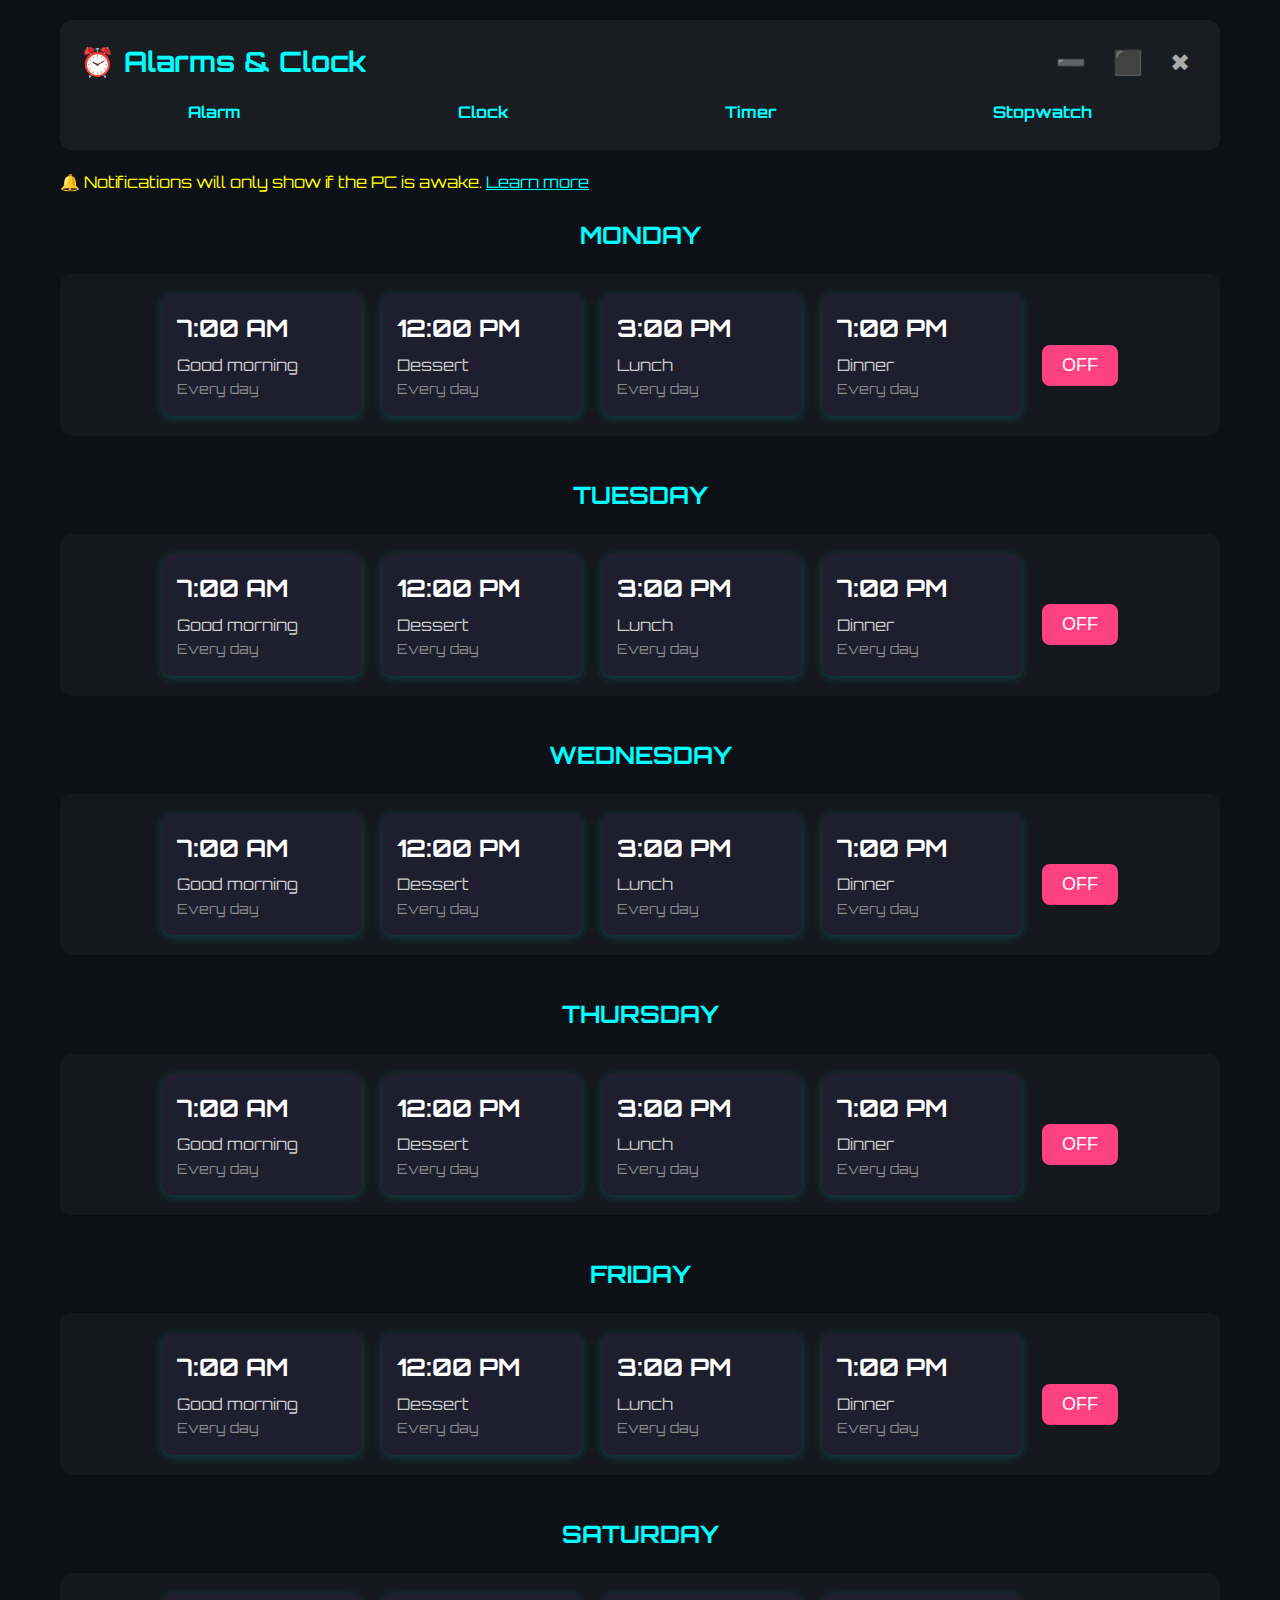
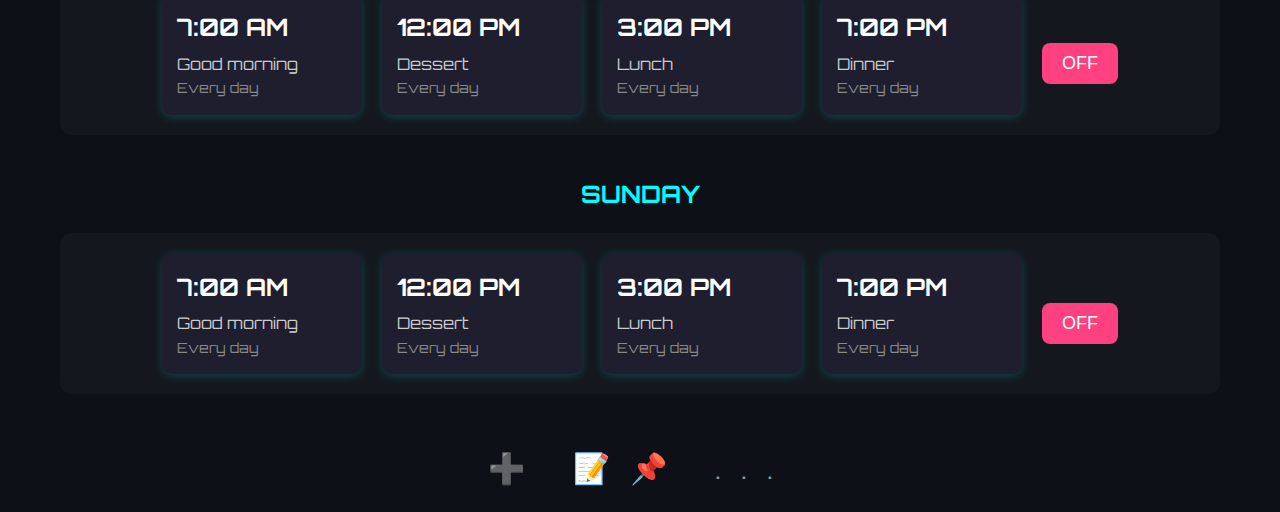
<file: index.html>
<!DOCTYPE html>
<html lang="en">
  <head>
    <meta charset="UTF-8" />
    <meta name="viewport" content="width=device-width, initial-scale=1.0" />
    <title>Alarms & Clock</title>
    <link rel="stylesheet" href="style.css" />
    <link
      href="https://fonts.googleapis.com/css2?family=Orbitron:wght@400;700&display=swap"
      rel="stylesheet"
    />
  </head>
  <body>
    <div class="container">
      <header class="main-header">
        <div class="alarm">
          <h1 class="alarms">⏰ Alarms & Clock</h1>
          <p class="signs">➖ ⬛ ✖</p>
        </div>
        <nav>
          <div class="nav-links">
            <a href="index.html">Alarm</a>
            <a href="clock.html">Clock</a>
            <a href="timer.html">Timer</a>
            <a href="stopwatch.html">Stopwatch</a>
          </div>
        </nav>
      </header>

      <section class="notice">
        <p>
          🔔 Notifications will only show if the PC is awake.
          <a href="#">Learn more</a>
        </p>
      </section>

      <main>
        <section class="day-section">
          <h2>Monday</h2>
          <div class="alarms-container">
            <div class="alarm-card">
              <p class="time">7:00 AM</p>
              <p class="label">Good morning</p>
              <p class="repeat">Every day</p>
            </div>
            <div class="alarm-card">
              <p class="time">12:00 PM</p>
              <p class="label">Dessert</p>
              <p class="repeat">Every day</p>
            </div>
            <div class="alarm-card">
              <p class="time">3:00 PM</p>
              <p class="label">Lunch</p>
              <p class="repeat">Every day</p>
            </div>
            <div class="alarm-card">
              <p class="time">7:00 PM</p>
              <p class="label">Dinner</p>
              <p class="repeat">Every day</p>
            </div>
            <button class="alarm-toggle">OFF</button>
          </div>
        </section>

        <section class="day-section">
          <h2>Tuesday</h2>
          <div class="alarms-container">
            <div class="alarm-card">
              <p class="time">7:00 AM</p>
              <p class="label">Good morning</p>
              <p class="repeat">Every day</p>
            </div>
            <div class="alarm-card">
              <p class="time">12:00 PM</p>
              <p class="label">Dessert</p>
              <p class="repeat">Every day</p>
            </div>
            <div class="alarm-card">
              <p class="time">3:00 PM</p>
              <p class="label">Lunch</p>
              <p class="repeat">Every day</p>
            </div>
            <div class="alarm-card">
              <p class="time">7:00 PM</p>
              <p class="label">Dinner</p>
              <p class="repeat">Every day</p>
            </div>
            <button class="alarm-toggle">OFF</button>
          </div>
        </section>

        <section class="day-section">
          <h2>Wednesday</h2>
          <div class="alarms-container">
            <div class="alarm-card">
              <p class="time">7:00 AM</p>
              <p class="label">Good morning</p>
              <p class="repeat">Every day</p>
            </div>
            <div class="alarm-card">
              <p class="time">12:00 PM</p>
              <p class="label">Dessert</p>
              <p class="repeat">Every day</p>
            </div>
            <div class="alarm-card">
              <p class="time">3:00 PM</p>
              <p class="label">Lunch</p>
              <p class="repeat">Every day</p>
            </div>
            <div class="alarm-card">
              <p class="time">7:00 PM</p>
              <p class="label">Dinner</p>
              <p class="repeat">Every day</p>
            </div>
            <button class="alarm-toggle">OFF</button>
          </div>
        </section>

        <section class="day-section">
          <h2>Thursday</h2>
          <div class="alarms-container">
            <div class="alarm-card">
              <p class="time">7:00 AM</p>
              <p class="label">Good morning</p>
              <p class="repeat">Every day</p>
            </div>
            <div class="alarm-card">
              <p class="time">12:00 PM</p>
              <p class="label">Dessert</p>
              <p class="repeat">Every day</p>
            </div>
            <div class="alarm-card">
              <p class="time">3:00 PM</p>
              <p class="label">Lunch</p>
              <p class="repeat">Every day</p>
            </div>
            <div class="alarm-card">
              <p class="time">7:00 PM</p>
              <p class="label">Dinner</p>
              <p class="repeat">Every day</p>
            </div>
            <button class="alarm-toggle">OFF</button>
          </div>
        </section>

        <section class="day-section">
          <h2>Friday</h2>
          <div class="alarms-container">
            <div class="alarm-card">
              <p class="time">7:00 AM</p>
              <p class="label">Good morning</p>
              <p class="repeat">Every day</p>
            </div>
            <div class="alarm-card">
              <p class="time">12:00 PM</p>
              <p class="label">Dessert</p>
              <p class="repeat">Every day</p>
            </div>
            <div class="alarm-card">
              <p class="time">3:00 PM</p>
              <p class="label">Lunch</p>
              <p class="repeat">Every day</p>
            </div>
            <div class="alarm-card">
              <p class="time">7:00 PM</p>
              <p class="label">Dinner</p>
              <p class="repeat">Every day</p>
            </div>
            <button class="alarm-toggle">OFF</button>
          </div>
        </section>

        <section class="day-section">
          <h2>Saturday</h2>
          <div class="alarms-container">
            <div class="alarm-card">
              <p class="time">7:00 AM</p>
              <p class="label">Good morning</p>
              <p class="repeat">Every day</p>
            </div>
            <div class="alarm-card">
              <p class="time">12:00 PM</p>
              <p class="label">Dessert</p>
              <p class="repeat">Every day</p>
            </div>
            <div class="alarm-card">
              <p class="time">3:00 PM</p>
              <p class="label">Lunch</p>
              <p class="repeat">Every day</p>
            </div>
            <div class="alarm-card">
              <p class="time">7:00 PM</p>
              <p class="label">Dinner</p>
              <p class="repeat">Every day</p>
            </div>
            <button class="alarm-toggle">OFF</button>
          </div>
        </section>

        <section class="day-section">
          <h2>Sunday</h2>
          <div class="alarms-container">
            <div class="alarm-card">
              <p class="time">7:00 AM</p>
              <p class="label">Good morning</p>
              <p class="repeat">Every day</p>
            </div>
            <div class="alarm-card">
              <p class="time">12:00 PM</p>
              <p class="label">Dessert</p>
              <p class="repeat">Every day</p>
            </div>
            <div class="alarm-card">
              <p class="time">3:00 PM</p>
              <p class="label">Lunch</p>
              <p class="repeat">Every day</p>
            </div>
            <div class="alarm-card">
              <p class="time">7:00 PM</p>
              <p class="label">Dinner</p>
              <p class="repeat">Every day</p>
            </div>
            <button class="alarm-toggle">OFF</button>
          </div>
        </section>
      </main>

      <footer class="footer">
        <p>➕ 📝📌 ...</p>
      </footer>
    </div>
  </body>
</html>
</file>
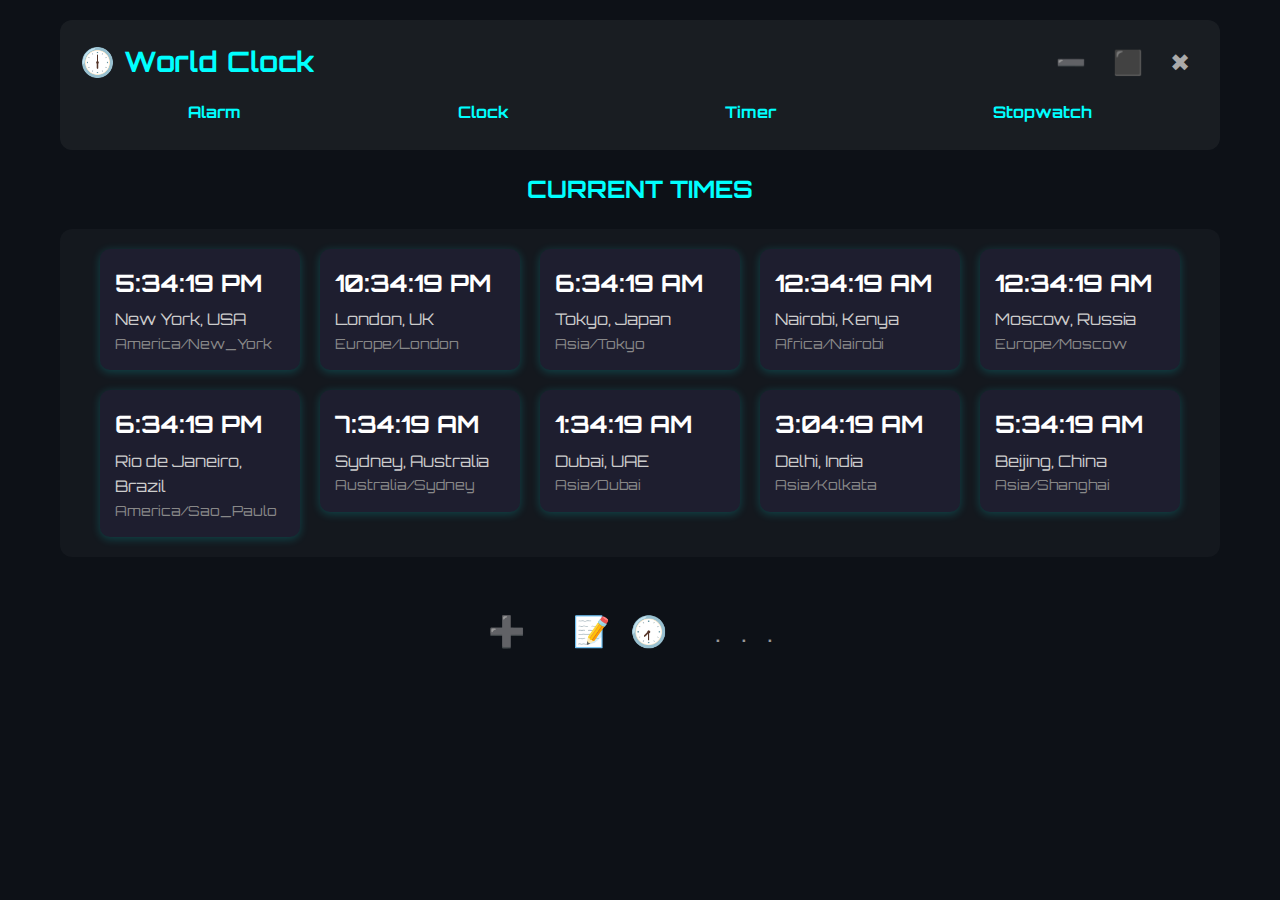
<file: clock.html>
<!-- Revamped clock.html with external JavaScript -->
<!DOCTYPE html>
<html lang="en">
  <head>
    <meta charset="UTF-8" />
    <meta name="viewport" content="width=device-width, initial-scale=1.0" />
    <title>Clock</title>
    <link rel="stylesheet" href="style.css" />
    <link
      href="https://fonts.googleapis.com/css2?family=Orbitron:wght@400;700&display=swap"
      rel="stylesheet"
    />
  </head>
  <body>
    <div class="container">
      <header class="main-header">
        <div class="alarm">
          <h1 class="alarms">🕕 World Clock</h1>
          <p class="signs">➖ ⬛ ✖</p>
        </div>
        <nav>
          <div class="nav-links">
            <a href="index.html">Alarm</a>
            <a href="clock.html">Clock</a>
            <a href="timer.html">Timer</a>
            <a href="stopwatch.html">Stopwatch</a>
          </div>
        </nav>
      </header>

      <main class="world-clocks">
        <section class="day-section">
          <h2>Current Times</h2>
          <div class="alarms-container" id="clockContainer">
            <!-- Clocks will be injected here -->
          </div>
        </section>
      </main>

      <footer class="footer">
        <p>➕ 📝🕢 ...</p>
      </footer>
    </div>

    <script src="clock.js"></script>
  </body>
</html>
</file>
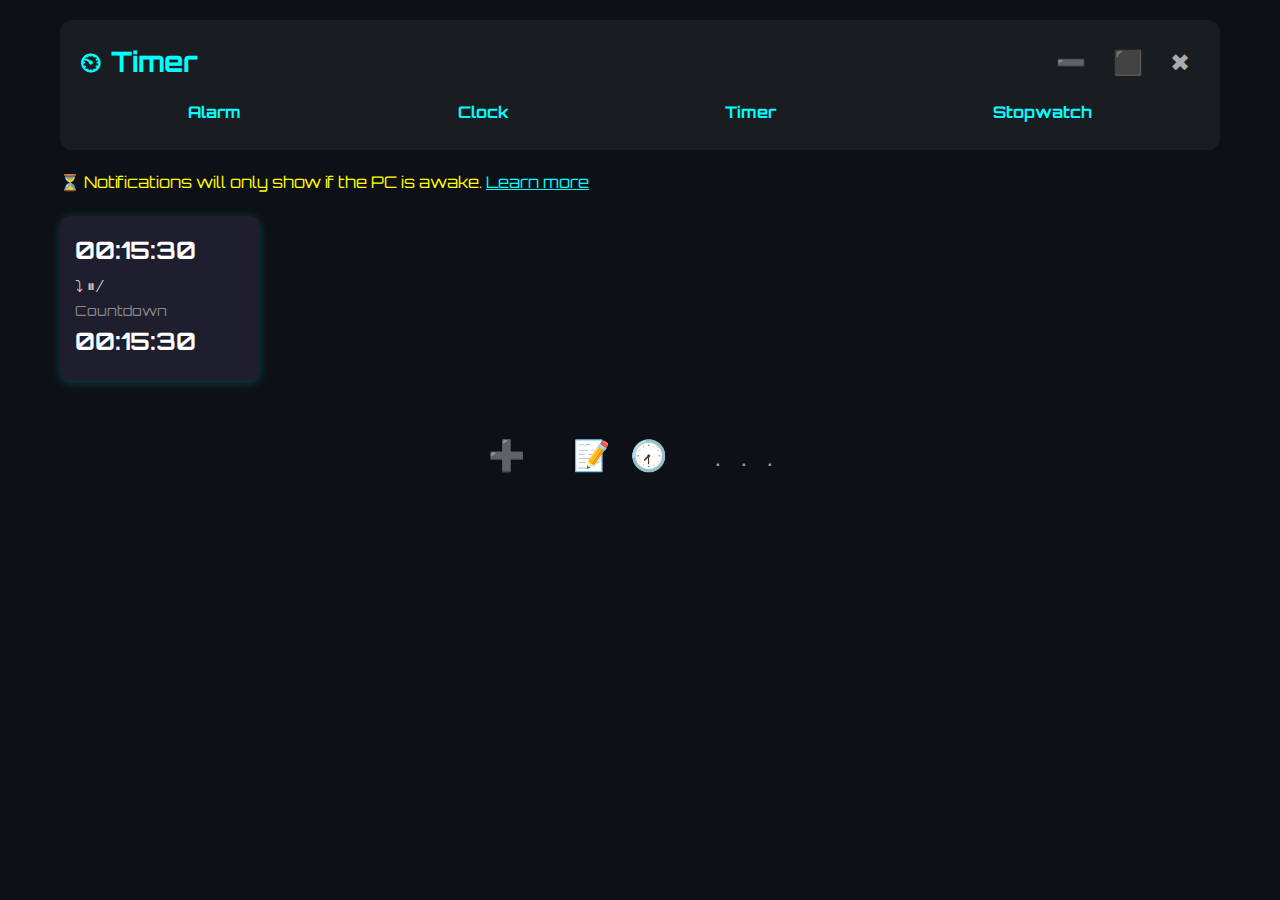
<file: timer.html>
<!DOCTYPE html>
<html lang="en">
  <head>
    <meta charset="UTF-8" />
    <meta name="viewport" content="width=device-width, initial-scale=1.0" />
    <title>Timer</title>
    <link rel="stylesheet" href="style.css" />
    <link
      href="https://fonts.googleapis.com/css2?family=Orbitron:wght@400;700&display=swap"
      rel="stylesheet"
    />
  </head>
  <body>
    <div class="container">
      <header class="main-header">
        <div class="alarm">
          <h1 class="alarms">⏲ Timer</h1>
          <p class="signs">➖ ⬛ ✖</p>
        </div>
        <nav>
          <div class="nav-links">
            <a href="index.html">Alarm</a>
            <a href="clock.html">Clock</a>
            <a href="timer.html">Timer</a>
            <a href="stopwatch.html">Stopwatch</a>
          </div>
        </nav>
      </header>

      <section class="notice">
        <p>
          ⏳ Notifications will only show if the PC is awake.
          <a href="#">Learn more</a>
        </p>
      </section>

      <main class="timer-main">
        <div class="alarm-card timer-card">
          <p class="time">00:15:30</p>
          <p class="label">⤵ ⏸ ⁄</p>
          <p class="repeat">Countdown</p>
          <p class="time">00:15:30</p>
        </div>
      </main>

      <footer class="footer">
        <p>➕ 📝🕢 ...</p>
      </footer>
    </div>

    <script src="timer.js"></script>
  </body>
</html>
</file>
<file: style.css>
* {
  margin: 0;
  padding: 0;
  box-sizing: border-box;
}

body {
  background-color: #0d1117;
  font-family: "Orbitron", sans-serif;
  color: #fff;
  line-height: 1.6;
}

.container {
  max-width: 1200px;
  margin: auto;
  padding: 20px;
}

.main-header {
  display: flex;
  flex-direction: column;
  background: rgba(255, 255, 255, 0.05);
  padding: 20px;
  border-radius: 12px;
  margin-bottom: 20px;
}

.alarm {
  display: flex;
  justify-content: space-between;
  align-items: center;
}

.alarms {
  font-size: 28px;
  color: #00ffff;
}

.signs {
  font-size: 24px;
  letter-spacing: 10px;
  color: #aaa;
}

.nav-links {
  margin-top: 10px;
  display: flex;
  justify-content: space-around;
  flex-wrap: wrap;
}

.nav-links a {
  color: #00ffff;
  text-decoration: none;
  font-weight: bold;
  margin: 5px 10px;
  transition: color 0.3s ease;
}

.nav-links a:hover {
  color: #ff4081;
}

.notice p {
  margin: 20px 0;
  color: yellow;
  font-size: 16px;
}

.notice a {
  color: #00ffff;
  text-decoration: underline;
}

.day-section {
  margin-bottom: 40px;
}

.day-section h2 {
  text-align: center;
  color: #00ffff;
  font-size: 24px;
  margin-bottom: 20px;
  text-transform: uppercase;
}

.alarms-container {
  display: flex;
  flex-wrap: wrap;
  gap: 20px;
  justify-content: center;
  align-items: flex-start;
  background: rgba(255, 255, 255, 0.03);
  padding: 20px;
  border-radius: 12px;
}

.alarm-card {
  background: #1e1e2f;
  padding: 15px;
  border-radius: 10px;
  width: 200px;
  box-shadow: 0 2px 10px rgba(0, 255, 255, 0.2);
  transition: transform 0.3s;
}

.alarm-card:hover {
  transform: scale(1.05);
}

.alarm-card .time {
  font-size: 24px;
  font-weight: bold;
  margin-bottom: 5px;
}

.alarm-card .label {
  font-size: 16px;
  color: #ccc;
}

.alarm-card .repeat {
  font-size: 14px;
  color: #888;
}

.alarm-toggle {
  background-color: #ff4081;
  color: white;
  border: none;
  padding: 10px 20px;
  font-size: 18px;
  border-radius: 8px;
  cursor: pointer;
  align-self: center;
  margin-top: 20px;
}

.alarm-toggle:hover {
  background-color: #e91e63;
}

.footer {
  text-align: center;
  font-size: 30px;
  margin-top: 50px;
  letter-spacing: 20px;
  color: #999;
}

/* Responsive Design */
@media (max-width: 768px) {
  .alarms-container {
    flex-direction: column;
    align-items: center;
  }

  .alarm {
    flex-direction: column;
    align-items: flex-start;
  }

  .nav-links {
    flex-direction: column;
    align-items: flex-start;
  }
}
</file>
